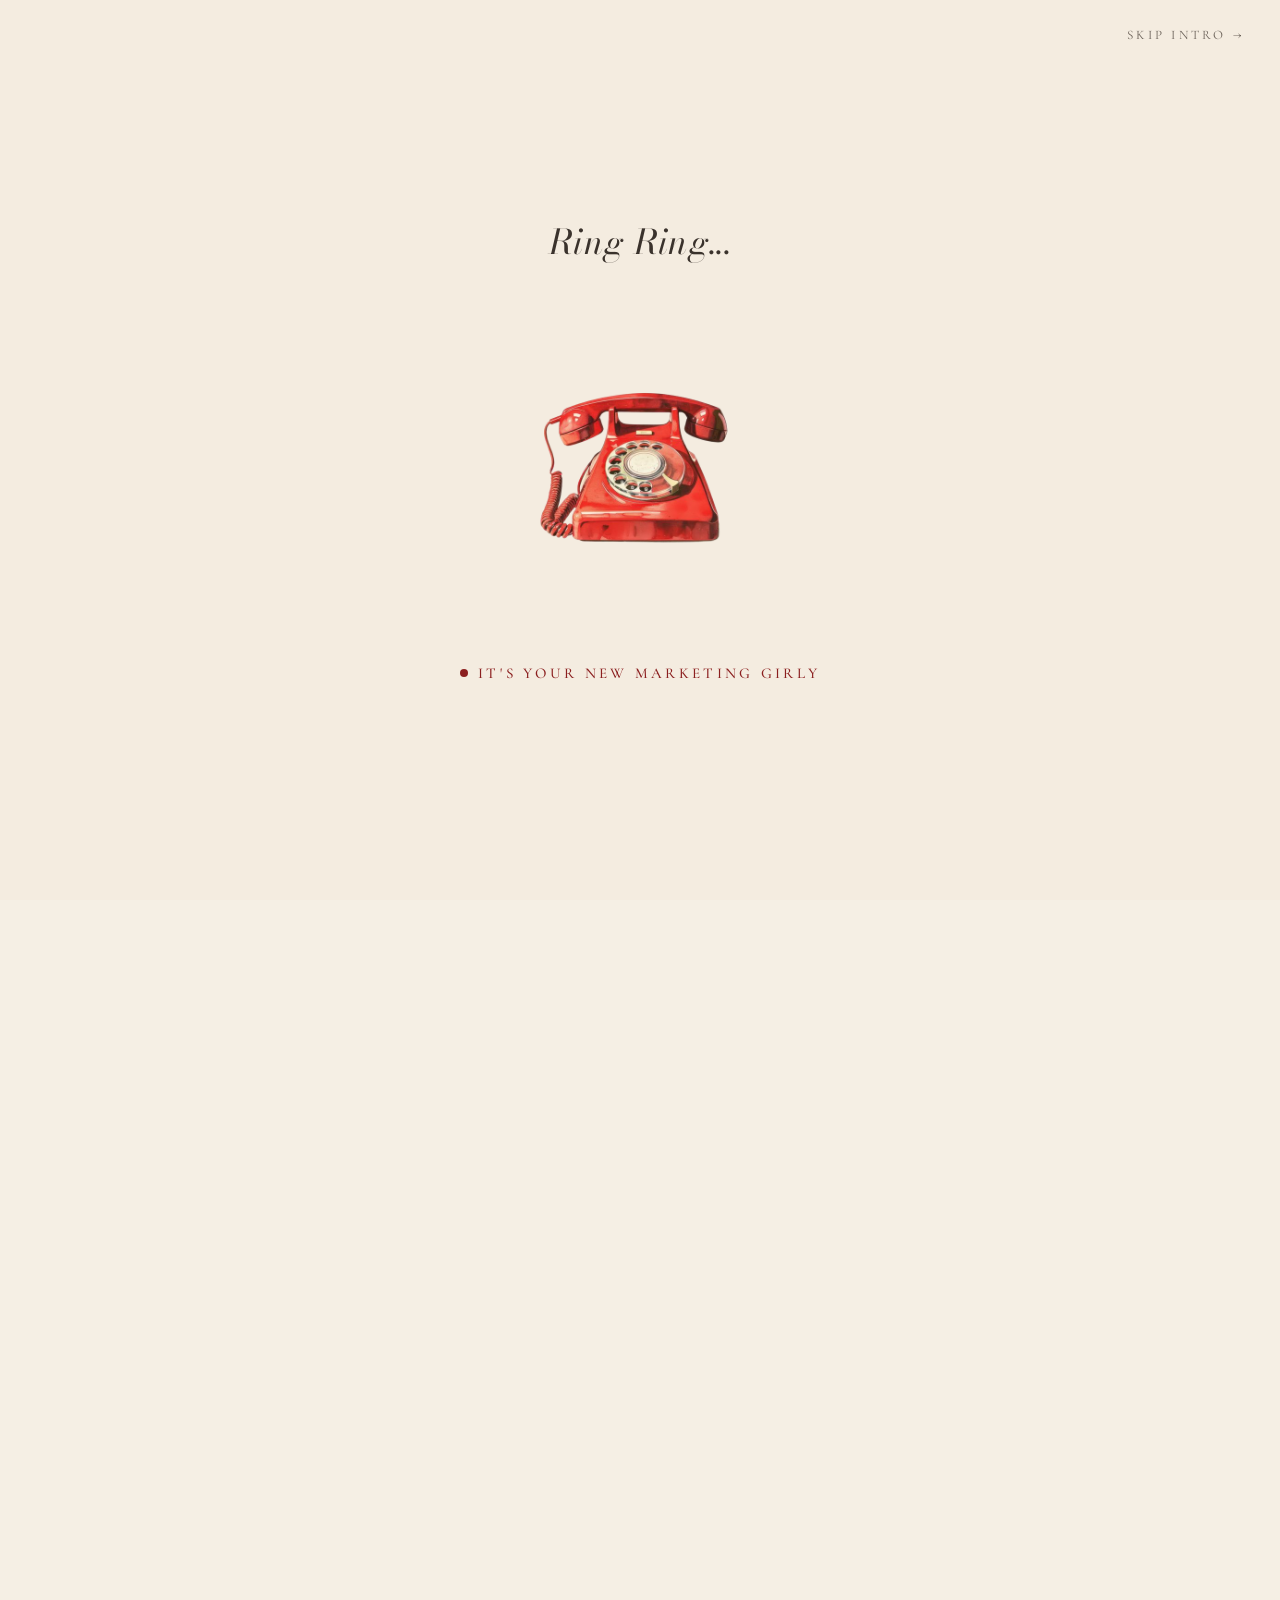
<file: index.html>
<!doctype html>
<html lang="en">
<head>
<meta charset="utf-8">
<meta name="viewport" content="width=device-width,initial-scale=1">
<title>Chanel Holt — Portfolio</title>
<link rel="preconnect" href="https://fonts.googleapis.com">
<link rel="preconnect" href="https://fonts.gstatic.com" crossorigin>
<link href="https://fonts.googleapis.com/css2?family=Bodoni+Moda:ital,opsz,wght@0,6..96,400;0,6..96,600;0,6..96,700;0,6..96,800;1,6..96,400;1,6..96,700&family=Cormorant+Garamond:ital,wght@0,300;0,400;0,500;0,600;1,400&family=Pinyon+Script&family=Inter:wght@300;400;500;600&display=swap" rel="stylesheet">
<link rel="stylesheet" href="shared.css">
<style>
html,body{height:100%;overflow-x:hidden}
body{overflow-y:auto}

/* ===== INTRO (ring) ===== */
.intro{
  position:fixed;inset:0;z-index:100;background:#f4ece0;
  display:grid;place-items:center;
  transition:opacity .7s var(--ease),visibility .7s;
  will-change:opacity,transform,filter;
}
.intro.zooming{
  animation:introZoom 1s cubic-bezier(.6,0,.4,1) forwards;
}
.intro.done{opacity:0;visibility:hidden;pointer-events:none}
@keyframes introZoom{
  0%{transform:scale(1);filter:blur(0)}
  60%{transform:scale(2.2);filter:blur(6px);opacity:1}
  100%{transform:scale(3.6);filter:blur(22px);opacity:0}
}
.skip{
  position:absolute;top:24px;right:30px;
  font-family:var(--serif-text);font-size:13px;letter-spacing:.25em;text-transform:uppercase;
  color:var(--muted);
}
.skip:hover{color:var(--red)}
.phone-stage{position:relative;display:grid;place-items:center;gap:26px;width:min(560px,90vw)}
.ring-caption{
  font-family:var(--serif-display);font-size:clamp(22px,3.2vw,34px);
  font-style:italic;font-weight:400;color:var(--ink-soft);
  margin:0;letter-spacing:.01em;
  opacity:0;animation:fadeUp .9s .2s var(--ease) forwards;
}
@keyframes fadeUp{from{opacity:0;transform:translateY(10px)}to{opacity:1;transform:translateY(0)}}
.phone-img-wrap{position:relative;width:min(340px,62vw);aspect-ratio:1;display:grid;place-items:center}
.phone-img-wrap img{
  width:100%;height:100%;object-fit:contain;
  transform-origin:60% 70%;
  animation:ring 1.8s var(--ease) infinite;
}
.intro.picking-up .phone-img-wrap img{animation:pickup .55s cubic-bezier(.4,1.5,.5,1) forwards}
@keyframes pickup{
  0%{transform:rotate(0) scale(1)}
  30%{transform:rotate(-22deg) scale(1.08)}
  70%{transform:rotate(10deg) scale(1.2) translateY(-10px)}
  100%{transform:rotate(-6deg) scale(1.4) translateY(-40px);opacity:.2}
}
.ring-prompt{
  display:flex;align-items:center;gap:10px;color:var(--red);
  font-family:var(--serif-text);font-size:15px;letter-spacing:.22em;text-transform:uppercase;font-weight:500;
  opacity:0;animation:fadeUp .9s .5s var(--ease) forwards;
}
.ring-prompt .dot{width:8px;height:8px;border-radius:999px;background:var(--red);animation:pulse 1.2s ease-in-out infinite}
@keyframes ring{
  0%,60%,100%{transform:rotate(0)}
  6%,18%,30%,42%{transform:rotate(-7deg)}
  12%,24%,36%,48%{transform:rotate(7deg)}
}
@keyframes pulse{0%,100%{opacity:.4;transform:scale(.9)}50%{opacity:1;transform:scale(1.2)}}
.pulse-ring{position:absolute;inset:0;pointer-events:none;display:grid;place-items:center}
.pulse-ring span{
  position:absolute;width:56%;aspect-ratio:1;border-radius:999px;
  border:1px solid var(--rose);opacity:0;
  animation:pulsate 2s var(--ease) infinite;
}
.pulse-ring span:nth-child(2){animation-delay:.45s}
.pulse-ring span:nth-child(3){animation-delay:.9s}
@keyframes pulsate{0%{transform:scale(.4);opacity:0}30%{opacity:.5}100%{transform:scale(2);opacity:0}}

/* Flash */
.flash{position:fixed;inset:0;z-index:101;background:#fff;opacity:0;pointer-events:none}
.flash.active{animation:flash .9s ease-out}
@keyframes flash{
  0%{opacity:0}
  15%{opacity:1}
  50%{opacity:.85}
  100%{opacity:0}
}

/* ===== HERO ===== */
.hero{
  position:relative;height:100vh;width:100%;
  overflow:hidden;background:#aca49c;
}
/* Cutout photo — anchored to bottom-center, sits IN FRONT of the names */
.hero-cutout{
  position:absolute;bottom:0;left:50%;transform:translateX(-50%);
  height:96vh;width:auto;max-width:none;
  object-fit:contain;object-position:bottom center;
  z-index:3;   /* above text (z-index:1) and above name-wrap (z-index:1) */
  opacity:0;
}
.hero.reveal .hero-cutout{
  animation:cutoutReveal 1.1s .3s var(--ease) forwards;
}
@keyframes cutoutReveal{
  0%{opacity:0;transform:translateX(-50%) translateY(18px)}
  100%{opacity:1;transform:translateX(-50%) translateY(0)}
}

/* Split name layout — Chanel on left, Holt on right, face in center */
.hero-name-wrap{
  position:absolute;inset:0;z-index:1;pointer-events:none;
  opacity:0;
}
.hero.reveal .hero-name-wrap{animation:fadeUp 1s .4s var(--ease) forwards}

.hero-name-left,
.hero-name-right{
  position:absolute;
  font-family:var(--script);font-weight:400;
  font-size:clamp(72px,13vw,210px);line-height:1;
  color:#fff;
  text-shadow:0 4px 28px rgba(0,0,0,.4);
  top:42%;transform:translateY(-50%);
  z-index:1;
  white-space:nowrap;
}
/* Right edge of "Chanel" sits just left of center — text grows leftward */
.hero-name-left{
  right:58%;
  text-align:right;
}
/* Left edge of "Holt" sits just right of center — text grows rightward */
.hero-name-right{
  left:53%;
  text-align:left;
}

.hero-tag{
  position:absolute;
  /* Sit clear of her body so the full tagline is readable */
  right:62%;
  top:calc(42% + clamp(72px,13vw,210px) * .52);
  text-align:right;
  font-family:var(--serif-text);font-style:italic;font-weight:500;
  font-size:clamp(16px,2vw,26px);
  color:#c0291c;
  text-shadow:0 1px 8px rgba(0,0,0,.3);
  letter-spacing:.08em;
  white-space:nowrap;
  z-index:1;
}

.hero-scroll-hint{
  position:absolute;bottom:26px;left:50%;transform:translateX(-50%);
  z-index:3;display:flex;flex-direction:column;align-items:center;gap:10px;
  font-family:var(--serif-text);font-size:13px;letter-spacing:.28em;text-transform:uppercase;
  color:#fff;mix-blend-mode:difference;
  opacity:0;
}
.hero.reveal .hero-scroll-hint{animation:bob 2.4s var(--ease) infinite, fadeUp 1s 1.2s var(--ease) forwards}
.hero-scroll-hint svg{width:16px;height:26px;stroke:#fff;fill:none;stroke-width:1.5}
@keyframes bob{0%,100%{transform:translate(-50%,0)}50%{transform:translate(-50%,8px)}}

/* ===== BAG ===== */
.bag{
  min-height:100vh;padding:100px 40px 120px;
  background:#5d1212;
  display:flex;flex-direction:column;align-items:center;justify-content:center;
}
.bag-head{text-align:center;margin-bottom:30px}
.bag-head p{margin:0}
.bag-head h1{
  margin:6px 0 0;
  font-family:var(--serif-display);
  font-size:clamp(44px,7vw,92px);
  font-style:italic;font-weight:600;letter-spacing:-.01em;line-height:1;
  color:#fff;
}
.bag-board{
  position:relative;width:min(1280px,100%);aspect-ratio: 16/9;
}
.bag-center{
  position:absolute;left:50%;top:50%;
  width:34%;
  translate:-50% -50%;
  animation:bagFloat 6s ease-in-out infinite;
}
@keyframes bagFloat{0%,100%{translate:-50% -50%}50%{translate:-50% -52%}}
.bag-center .tote-img{
  width:100%;height:auto;display:block;
  filter:drop-shadow(0 40px 50px rgba(0,0,0,.45));
}
.bag-item{
  position:absolute;display:flex;flex-direction:column;align-items:center;gap:10px;
  cursor:pointer;transition:transform .4s var(--ease);text-align:center;
  text-decoration:none;color:#fff;
  --float-amp:6px;
  --float-dur:5s;
  --float-delay:0s;
  translate:-50% -50%;
}
.bag-item .float{
  display:flex;flex-direction:column;align-items:center;gap:12px;
  animation:itemFloat var(--float-dur) ease-in-out var(--float-delay) infinite;
}
@keyframes itemFloat{
  0%,100%{transform:translateY(0)}
  50%{transform:translateY(calc(var(--float-amp) * -1))}
}
.bag-item:hover{transform:scale(1.08);z-index:5}
.bag-item .icon-wrap{
  display:grid;place-items:center;
  width:var(--size,150px);height:var(--size,150px);
}
.bag-item img{
  max-width:100%;max-height:100%;
  object-fit:contain;
  filter:drop-shadow(0 14px 20px rgba(0,0,0,.35));
  transition:filter .3s var(--ease);
}
.bag-item:hover img{filter:drop-shadow(0 22px 28px rgba(0,0,0,.5))}
.bag-item .label{
  font-family:var(--serif-display);font-size:clamp(18px,1.7vw,24px);
  font-style:normal;font-weight:400;
  letter-spacing:.005em;line-height:1.2;
  white-space:nowrap;
  color:#fff;
}

/* Symmetric layout */
.bag-item.content-item   {left:30%; top:24%; --size:165px; --float-amp:8px;  --float-dur:5.5s; --float-delay:0s}
.bag-item.skills-item    {left:70%; top:22%; --size:150px; --float-amp:10px; --float-dur:4.8s; --float-delay:.4s}
.bag-item.about-item     {left:18%; top:50%; --size:120px; --float-amp:7px;  --float-dur:5.2s; --float-delay:.8s}
.bag-item.events-item    {left:82%; top:50%; --size:140px; --float-amp:9px;  --float-dur:6s;   --float-delay:.2s}
.bag-item.experience-item{left:18%; top:78%; --size:155px; --float-amp:11px; --float-dur:5.6s; --float-delay:.6s}
.bag-item.contact-item   {left:82%; top:78%; --size:150px; --float-amp:7px;  --float-dur:5s;   --float-delay:.3s}

/* Tablet */
@media (max-width: 1024px) and (min-width: 641px){
  .bag-board{aspect-ratio: 4/5;width:100%;max-width:720px}
  .bag-center{width:42%}
  .bag-item{--size:110px!important}
  .bag-item .label{font-size:16px}
  .bag-item.content-item   {left:25%; top:14%}
  .bag-item.skills-item    {left:75%; top:14%}
  .bag-item.about-item     {left:15%; top:44%}
  .bag-item.events-item    {left:85%; top:44%}
  .bag-item.experience-item{left:18%; top:78%}
  .bag-item.contact-item   {left:82%; top:78%}
}
/* Mobile */
@media (max-width: 640px){
  .bag{padding:60px 12px 80px}
  .bag-board{aspect-ratio:3/4;width:100%}
  .bag-center{width:50%}
  .bag-item{--size:78px!important}
  .bag-item .label{font-size:13px}
  .bag-item.content-item   {left:28%; top:11%}
  .bag-item.skills-item    {left:72%; top:11%}
  .bag-item.about-item     {left:14%; top:44%}
  .bag-item.events-item    {left:86%; top:44%}
  .bag-item.experience-item{left:18%; top:80%}
  .bag-item.contact-item   {left:82%; top:80%}
}

@media (max-width:860px){
  .hero-name-left,.hero-name-right{font-size:clamp(44px,10vw,100px);top:36%}
  .hero-tag{font-size:clamp(12px,2.8vw,16px);top:calc(36% + clamp(44px,10vw,100px) * .52)}
}

/* ===== MOBILE HERO: text in front of cutout + tint ===== */
@media (max-width:640px){
  /* Push cutout behind text */
  .hero-cutout{z-index:1}

  /* Tint overlay — sits above cutout, below text */
  .hero::after{
    content:"";position:absolute;inset:0;
    z-index:2;pointer-events:none;
    background:rgba(20,8,8,.45);
  }

  /* Bring text and scroll hint in front of tint */
  .hero-name-wrap{z-index:3}
  .hero-scroll-hint{z-index:4}
}
</style>
</head>
<body>

<!-- INTRO -->
<div class="intro" id="intro">
  <button class="skip" id="skip">Skip intro →</button>
  <div class="phone-stage" id="phone-stage">
    <div class="pulse-ring"><span></span><span></span><span></span></div>
    <p class="ring-caption">Ring Ring...</p>
    <div class="phone-img-wrap">
      <img src="assets/red-phone.png" alt="Ringing red rotary phone">
    </div>
    <div class="ring-prompt"><span class="dot"></span><span>it's your new marketing girly</span></div>
  </div>
</div>
<div class="flash" id="flash"></div>

<!-- HERO -->
<section class="hero" id="hero">
  <img class="hero-cutout" src="assets/chanel-new-hero.png" alt="" aria-hidden="true">
  <div class="hero-name-wrap" aria-hidden="true">
    <span class="hero-name-left">Chanel</span>
    <span class="hero-name-right">Holt</span>
    <span class="hero-tag">Digital Marketing</span>
  </div>
  <a class="hero-scroll-hint" href="#bag">
    <span>Scroll</span>
    <svg viewBox="0 0 16 26"><rect x="1" y="1" width="14" height="24" rx="7"/><circle cx="8" cy="8" r="1.5" fill="#fff" stroke="none"/></svg>
  </a>
</section>

<!-- BAG -->
<section class="bag" id="bag">
  <div class="bag-head">
    <h1>what's in my bag?</h1>
  </div>
  <div class="bag-board" id="bag-board"></div>
</section>

<script src="bag.js"></script>
<script>
(function(){
  const intro = document.getElementById('intro');
  const phoneStage = document.getElementById('phone-stage');
  const flash = document.getElementById('flash');
  const skip = document.getElementById('skip');
  const hero = document.getElementById('hero');

  const hash = location.hash;
  const returning =
    hash === '#bag' || hash === '#hero' ||
    sessionStorage.getItem('introSeen') === '1';

  const markSeen = () => { try{ sessionStorage.setItem('introSeen','1'); }catch(e){} };

  const endIntro = (fast) => {
    if(fast){
      intro.classList.add('done');
      hero.classList.add('reveal');
      markSeen();
      return;
    }
    intro.classList.add('picking-up');
    setTimeout(()=>{ flash.classList.add('active'); }, 400);
    setTimeout(()=>{ intro.classList.add('zooming'); hero.classList.add('reveal'); }, 520);
    setTimeout(()=>{ intro.classList.add('done'); markSeen(); }, 1500);
    setTimeout(()=>{ flash.classList.remove('active'); }, 1500);
  };

  if(returning){
    endIntro(true);
    if(hash){
      requestAnimationFrame(()=>{
        const target = document.querySelector(hash);
        if(target) target.scrollIntoView({block:'start'});
      });
    }
  } else {
    phoneStage.addEventListener('click', ()=>endIntro(false));
    skip.addEventListener('click', (e)=>{e.stopPropagation(); endIntro(true);});
    setTimeout(()=>{ if(!intro.classList.contains('done') && !intro.classList.contains('zooming')) endIntro(false); }, 5000);
  }

  if(window.renderBag) window.renderBag(document.getElementById('bag-board'));
})();
</script>
</body>
</html>
</file>
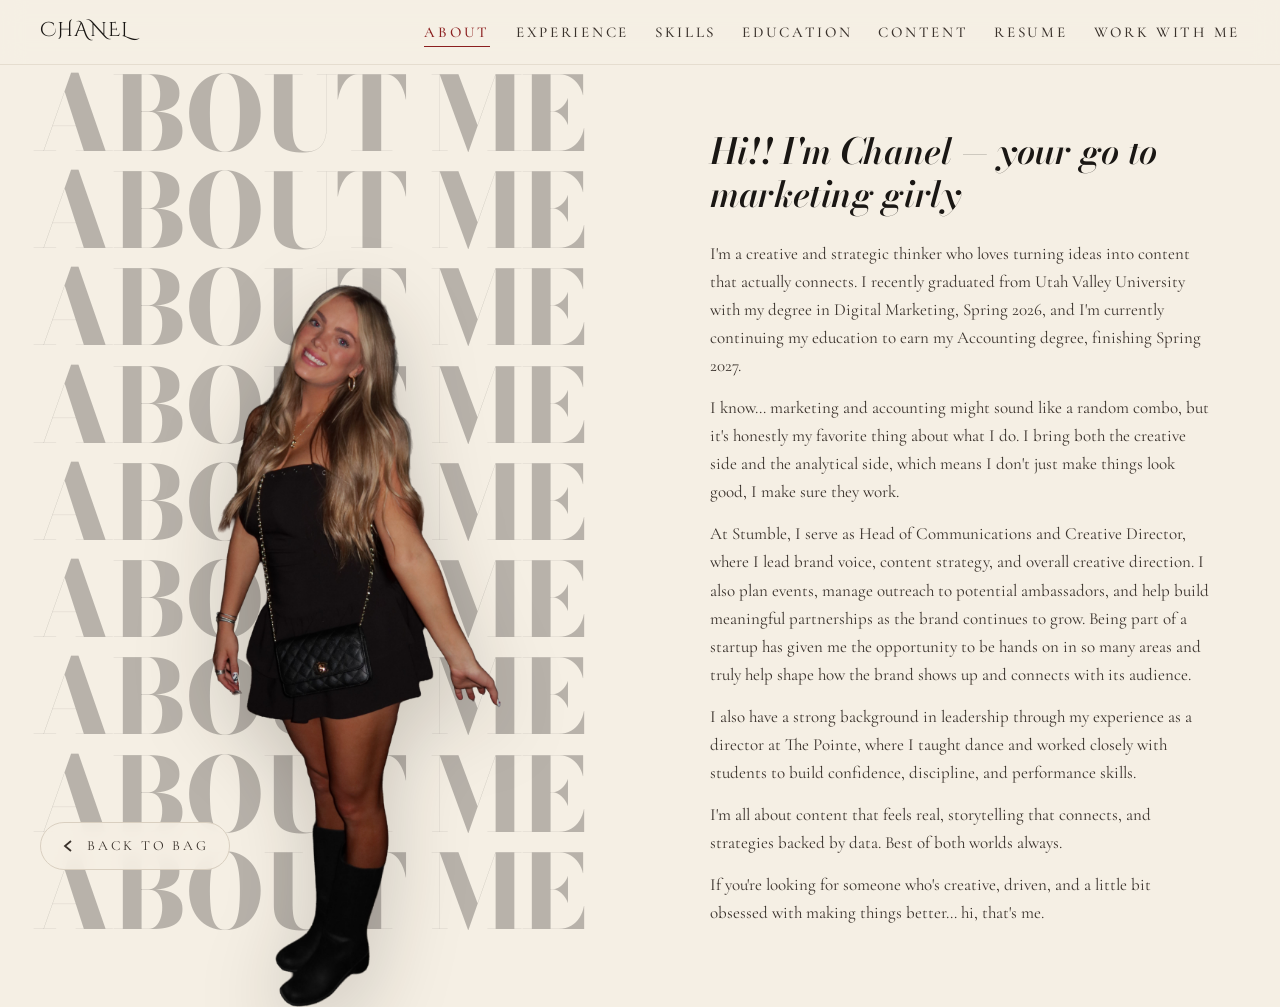
<file: about.html>
<!doctype html>
<html lang="en">
<head>
<meta charset="utf-8">
<meta name="viewport" content="width=device-width,initial-scale=1">
<title>About — Chanel Holt</title>
<link href="https://fonts.googleapis.com/css2?family=Bodoni+Moda:ital,opsz,wght@0,6..96,400;0,6..96,600;0,6..96,800;1,6..96,400&family=Cormorant+Garamond:ital,wght@0,400;0,500;1,400&family=Pinyon+Script&family=Inter:wght@400;500&display=swap" rel="stylesheet">
<link rel="stylesheet" href="shared.css">
<style>
html,body{height:100%;margin:0;padding:0}
body{background:var(--cream)}

.about-page{
  display:grid;
  grid-template-columns:1fr 1fr;
  min-height:100vh;
}

/* Left — cream bg with large repeating ABOUT ME text + photo cutout */
.about-left{
  position:relative;overflow:hidden;
  background:var(--cream);
  min-height:100vh;
}
.about-wall{
  position:absolute;inset:0;
  display:flex;flex-direction:column;justify-content:center;
  font-family:var(--serif-display);font-weight:800;
  font-size:clamp(56px,8vw,110px);line-height:.95;
  color:rgba(26,23,20,.28);letter-spacing:-.02em;
  padding-left:32px;white-space:nowrap;
  user-select:none;
}
.about-wall span{display:block}

/* Absolute-positioned so she fills the panel from bottom up, unrestricted by grid centering */
/* PNG has ~23% top-transparency and ~5% bottom-transparency; scale up + offset so her body = ~80vh */
.about-cutout{
  position:absolute;
  bottom:-6vh;left:50%;transform:translateX(-50%);
  height:112vh;
  width:auto;
  z-index:2;
}
.about-cutout img{
  height:100%;width:auto;max-width:none;display:block;
  object-fit:contain;object-position:bottom center;
  filter:drop-shadow(0 24px 40px rgba(20,15,10,.2));
}

/* Right — cream bg, bio text */
.about-right{
  padding:130px 70px 80px;
  display:flex;flex-direction:column;justify-content:center;gap:14px;
  background:var(--cream);color:var(--ink);
}

.about-right h1{
  font-family:var(--serif-display);
  font-size:clamp(26px,2.8vw,38px);line-height:1.2;
  font-weight:600;font-style:italic;margin:0 0 10px;letter-spacing:-.01em;
  color:var(--ink);
}
.about-right p{
  margin:0;
  font-family:var(--serif-text);font-size:17px;line-height:1.65;
  color:var(--ink-soft);
}

@media (max-width:860px){
  .about-page{grid-template-columns:1fr}
  .about-left{min-height:60vh}
  .about-cutout{height:56vh}
  .about-right{padding:50px 24px 80px}
  .about-wall{font-size:56px;padding-left:20px}
}
</style>
</head>
<body>
<nav class="nav">
  <a class="brand" href="index.html#bag">Chanel</a>
  <button class="nav-toggle" aria-label="Toggle navigation" aria-expanded="false">
    <span></span><span></span><span></span>
  </button>
  <ul>
    <li><a href="about.html" class="active">About</a></li>
    <li><a href="experience.html">Experience</a></li>
    <li><a href="skills.html">Skills</a></li>
    <li><a href="education.html">Education</a></li>
    <li><a href="content.html">Content</a></li>
    <li><a href="resume.html">Resume</a></li>
    <li><a href="contact.html">Work With Me</a></li>
  </ul>
</nav>

<main class="about-page">
  <div class="about-left">
    <div class="about-wall" aria-hidden="true">
      <span>ABOUT ME</span><span>ABOUT ME</span><span>ABOUT ME</span>
      <span>ABOUT ME</span><span>ABOUT ME</span><span>ABOUT ME</span>
      <span>ABOUT ME</span><span>ABOUT ME</span><span>ABOUT ME</span>
    </div>
    <div class="about-cutout">
      <img src="assets/chanel-about-me.png" alt="Chanel Holt">
    </div>
  </div>

  <div class="about-right">
    <h1>Hi!! I'm Chanel — your go to marketing girly</h1>
    <p>I'm a creative and strategic thinker who loves turning ideas into content that actually connects. I recently graduated from Utah Valley University with my degree in Digital Marketing, Spring 2026, and I'm currently continuing my education to earn my Accounting degree, finishing Spring 2027.</p>
    <p>I know… marketing and accounting might sound like a random combo, but it's honestly my favorite thing about what I do. I bring both the creative side and the analytical side, which means I don't just make things look good, I make sure they work.</p>
    <p>At Stumble, I serve as Head of Communications and Creative Director, where I lead brand voice, content strategy, and overall creative direction. I also plan events, manage outreach to potential ambassadors, and help build meaningful partnerships as the brand continues to grow. Being part of a startup has given me the opportunity to be hands on in so many areas and truly help shape how the brand shows up and connects with its audience.</p>
    <p>I also have a strong background in leadership through my experience as a director at The Pointe, where I taught dance and worked closely with students to build confidence, discipline, and performance skills.</p>
    <p>I'm all about content that feels real, storytelling that connects, and strategies backed by data. Best of both worlds always.</p>
    <p>If you're looking for someone who's creative, driven, and a little bit obsessed with making things better… hi, that's me.</p>
  </div>
</main>

<a class="back-to-bag" href="index.html#bag">
  <svg viewBox="0 0 16 16"><path d="M10 3 L4 8 L10 13"/></svg>
  <span>back to bag</span>
</a>
<script src="shared.js"></script>
</body>
</html>
</file>
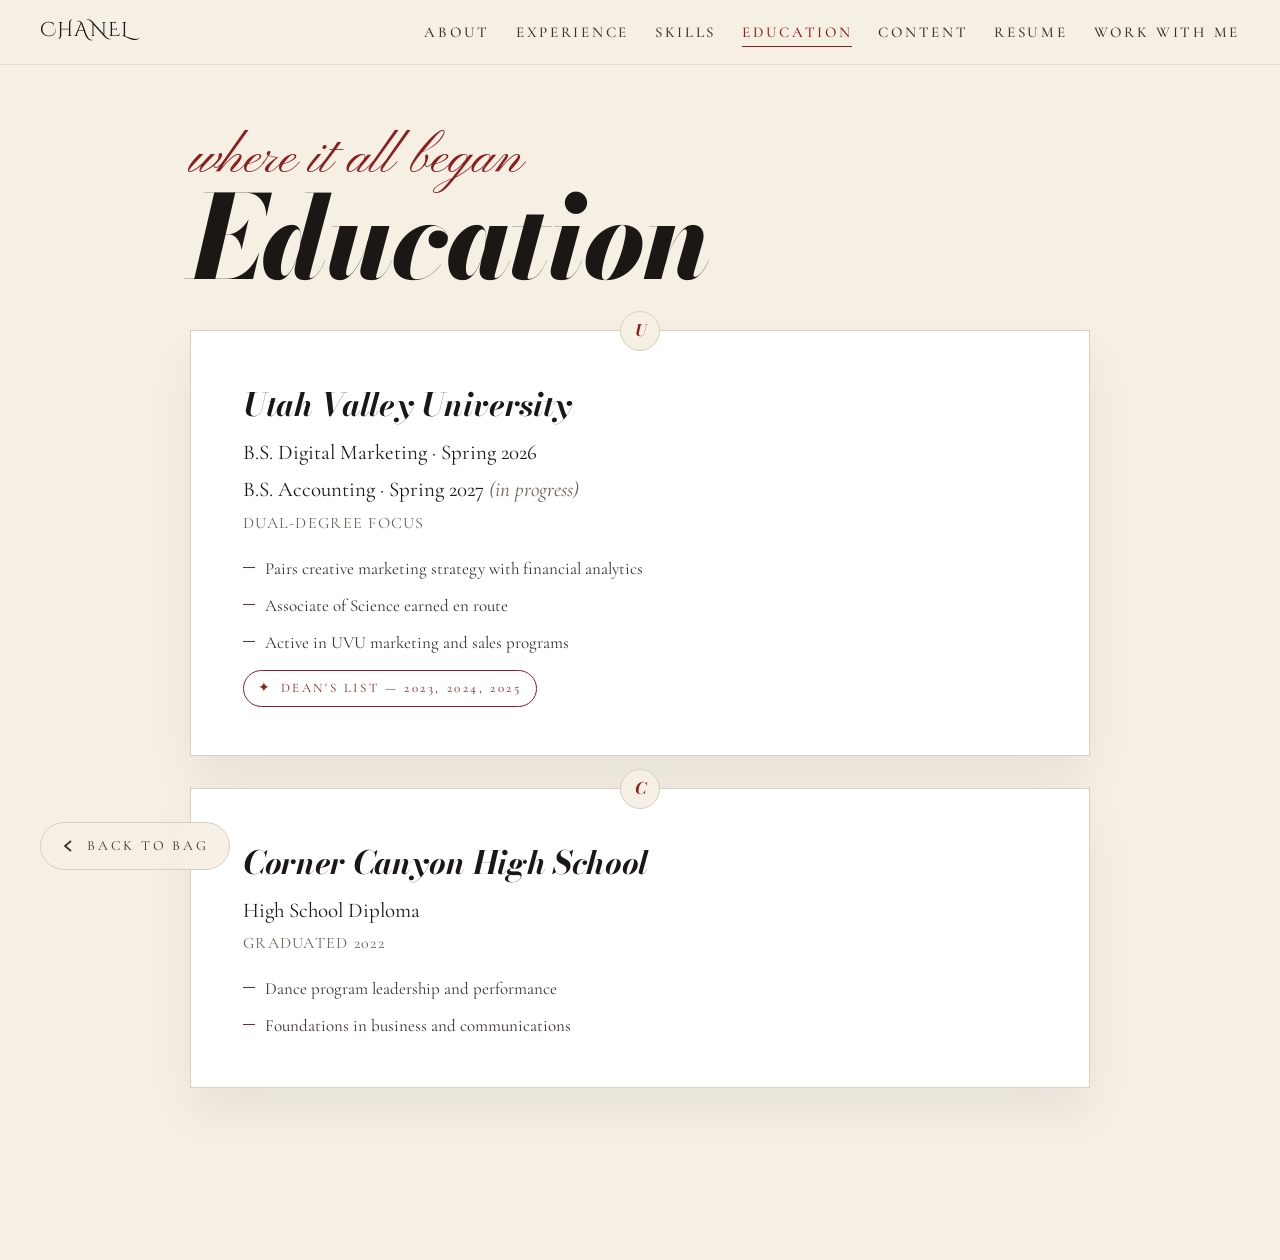
<file: education.html>
<!doctype html>
<html lang="en">
<head>
<meta charset="utf-8">
<meta name="viewport" content="width=device-width,initial-scale=1">
<title>Education — Chanel Holt</title>
<link href="https://fonts.googleapis.com/css2?family=Bodoni+Moda:ital,opsz,wght@0,6..96,400;0,6..96,600;0,6..96,800;1,6..96,400&family=Cormorant+Garamond:ital,wght@0,400;0,500;1,400&family=Pinyon+Script&family=Inter:wght@400;500&display=swap" rel="stylesheet">
<link rel="stylesheet" href="shared.css">
<style>
body{background:var(--cream)}
.edu-wrap{padding:132px 40px 140px;max-width:980px;margin:0 auto}
.edu-wrap .eyebrow{margin-bottom:0}
.edu-wrap h1.display{margin-bottom:40px}
.edu-card{
  position:relative;padding:48px 52px;
  background:#fff;border:1px solid var(--line);
  box-shadow:0 24px 48px rgba(20,15,10,.06);
  margin-bottom:32px;
}
.edu-card .crest{
  position:absolute;top:-20px;left:50%;transform:translateX(-50%);
  width:40px;height:40px;display:grid;place-items:center;
  background:var(--cream);border:1px solid var(--line);border-radius:999px;
  font-family:var(--serif-display);font-style:italic;font-weight:700;color:var(--red);
}
.edu-card h2{
  font-family:var(--serif-display);font-size:32px;font-weight:700;font-style:italic;
  margin:0 0 6px;letter-spacing:-.01em;
}
.edu-card .degree{
  font-family:var(--serif-text);font-size:21px;color:var(--ink);margin:0 0 4px;
}
.edu-card .meta{
  font-family:var(--serif-text);font-size:16px;color:var(--muted);letter-spacing:.08em;
  text-transform:uppercase;margin:0 0 18px;
}
.edu-card ul{list-style:none;margin:12px 0 0;padding:0;display:grid;gap:10px}
.edu-card li{
  font-family:var(--serif-text);font-size:17px;color:var(--ink-soft);padding-left:22px;position:relative;
}
.edu-card li::before{content:"";position:absolute;left:0;top:.7em;width:12px;height:1px;background:var(--red)}
.honors{
  display:inline-flex;align-items:center;gap:8px;
  margin-top:14px;padding:6px 14px;border:1px solid var(--red);border-radius:999px;
  font-family:var(--serif-text);font-size:13px;letter-spacing:.2em;text-transform:uppercase;color:var(--red);
}
.honors::before{content:"✦";font-size:14px}
@media (max-width:860px){
  .edu-card{padding:36px 26px}
  .edu-wrap{padding:106px 20px 100px}
}
</style>
</head>
<body>
<nav class="nav">
  <a class="brand" href="index.html#bag">Chanel</a>
  <ul>
    <li><a href="about.html">About</a></li>
    <li><a href="experience.html">Experience</a></li>
    <li><a href="skills.html">Skills</a></li>
    <li><a href="education.html">Education</a></li>
    <li><a href="content.html">Content</a></li>
    <li><a href="resume.html">Resume</a></li>
    <li><a href="contact.html">Work With Me</a></li>
  </ul>
</nav>
<main class="page edu-wrap">
  <p class="eyebrow">where it all began</p>
  <h1 class="display italic">Education</h1>

  <article class="edu-card">
    <div class="crest">U</div>
    <h2>Utah Valley University</h2>
    <p class="degree">B.S. Digital Marketing &middot; Spring 2026</p>
    <p class="degree">B.S. Accounting &middot; Spring 2027 <em style="color:var(--muted);font-style:italic">(in progress)</em></p>
    <p class="meta">Dual-degree focus</p>
    <ul>
      <li>Pairs creative marketing strategy with financial analytics</li>
      <li>Associate of Science earned en route</li>
      <li>Active in UVU marketing and sales programs</li>
    </ul>
    <span class="honors">Dean's List — 2023, 2024, 2025</span>
  </article>

  <article class="edu-card">
    <div class="crest">C</div>
    <h2>Corner Canyon High School</h2>
    <p class="degree">High School Diploma</p>
    <p class="meta">Graduated 2022</p>
    <ul>
      <li>Dance program leadership and performance</li>
      <li>Foundations in business and communications</li>
    </ul>
  </article>
</main>
<a class="back-to-bag" href="index.html#bag">
  <svg viewBox="0 0 16 16"><path d="M10 3 L4 8 L10 13"/></svg>
  <span>back to bag</span>
</a>
<script src="shared.js"></script>
</body>
</html>
</file>
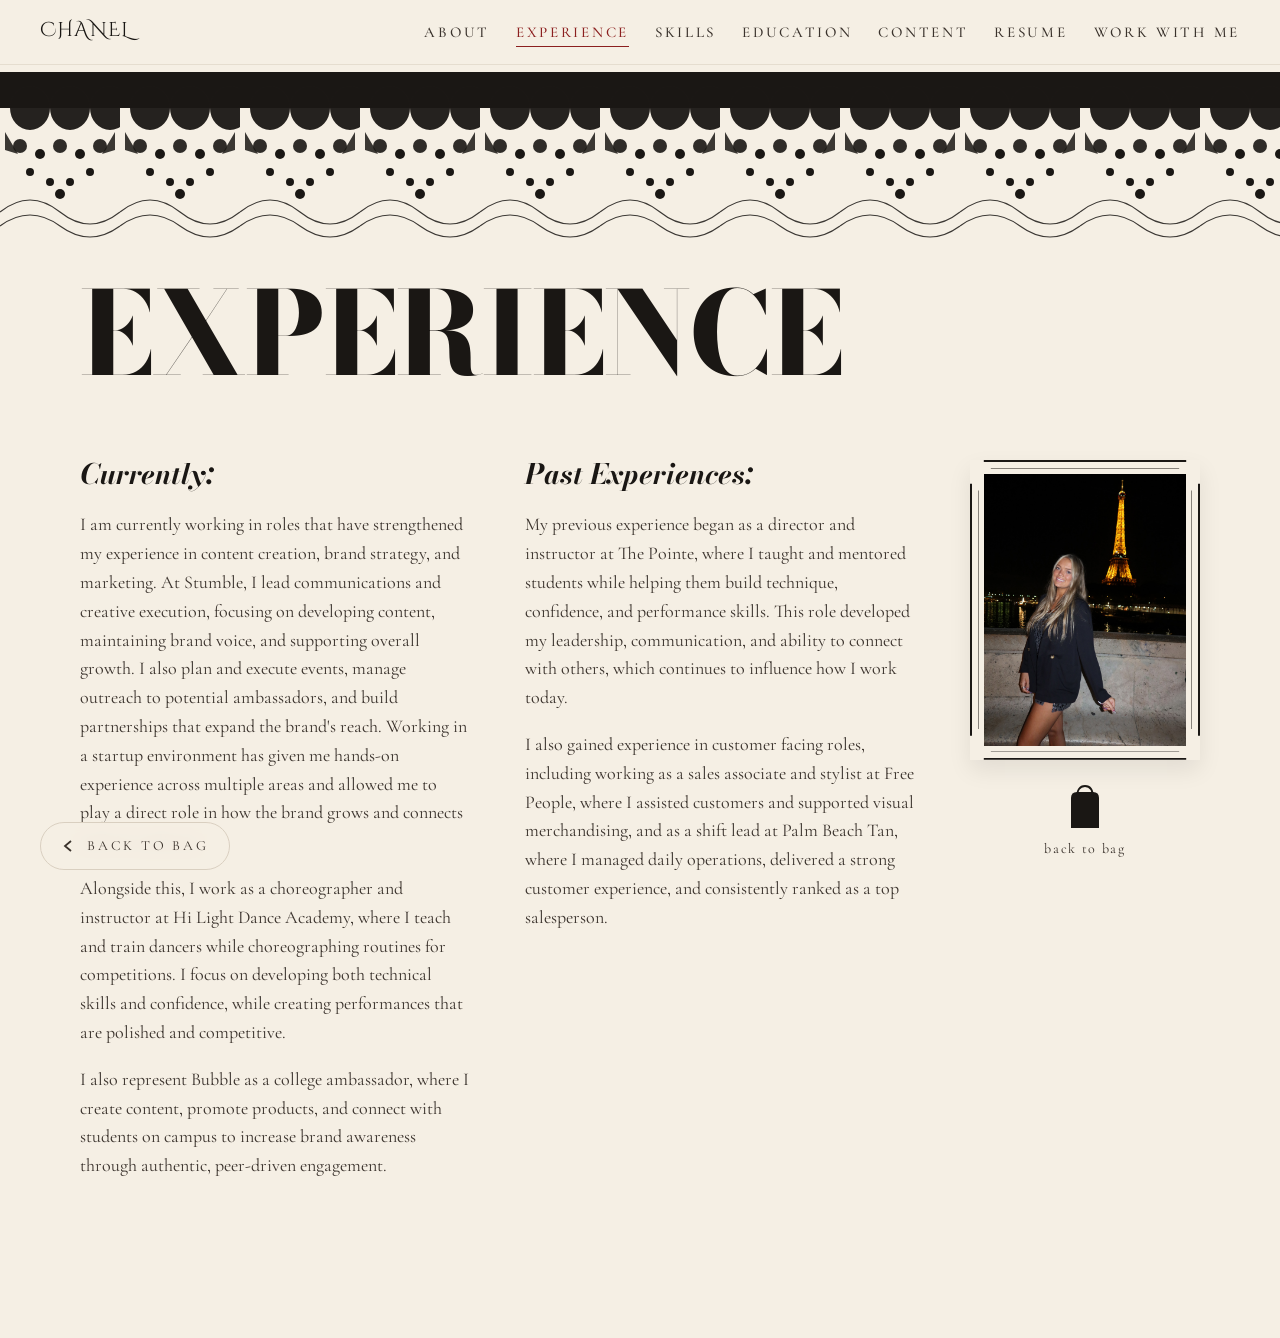
<file: experience.html>
<!doctype html>
<html lang="en">
<head>
<meta charset="utf-8">
<meta name="viewport" content="width=device-width,initial-scale=1">
<title>Experience — Chanel Holt</title>
<link href="https://fonts.googleapis.com/css2?family=Bodoni+Moda:ital,opsz,wght@0,6..96,400;0,6..96,600;0,6..96,800;1,6..96,400&family=Cormorant+Garamond:ital,wght@0,400;0,500;1,400&family=Pinyon+Script&family=Inter:wght@400;500&display=swap" rel="stylesheet">
<link rel="stylesheet" href="shared.css">
<style>
body{background:var(--cream)}
.lace-top{
  width:100%;height:170px;margin-top:72px;
  background:url("data:image/svg+xml;utf8,<svg xmlns='http://www.w3.org/2000/svg' viewBox='0 0 1200 170' preserveAspectRatio='xMidYMin slice'><defs><pattern id='p' x='0' y='0' width='120' height='170' patternUnits='userSpaceOnUse'><g fill='%231a1714'><path d='M0 0h120v36H0z'/><path d='M10 36a20 22 0 1 1 40 0 20 22 0 0 1-40 0zM50 36a20 22 0 1 1 40 0 20 22 0 0 1-40 0zM90 36a20 22 0 1 1 40 0 20 22 0 0 1-40 0z' opacity='.95'/><circle cx='20' cy='74' r='7' opacity='.9'/><circle cx='40' cy='82' r='5'/><circle cx='60' cy='74' r='7' opacity='.9'/><circle cx='80' cy='82' r='5'/><circle cx='100' cy='74' r='7' opacity='.9'/><circle cx='30' cy='100' r='4'/><circle cx='50' cy='110' r='4'/><circle cx='70' cy='110' r='4'/><circle cx='90' cy='100' r='4'/><circle cx='60' cy='122' r='5'/><path d='M5 60 L18 82 L5 78z M115 60 L102 82 L115 78z' opacity='.85'/></g><g fill='none' stroke='%231a1714' stroke-width='1.2' opacity='.85'><path d='M0 140 Q30 116 60 140 T120 140'/><path d='M0 154 Q30 132 60 154 T120 154'/></g></pattern></defs><rect width='1200' height='170' fill='url(%23p)'/></svg>") 0 0/auto 170px repeat-x;
}
.exp-wrap{
  display:grid;grid-template-columns: 1.15fr 1.15fr auto;
  gap:56px;padding:40px 80px 140px;max-width:1400px;margin:0 auto;
  align-items:flex-start;
}
.exp-wrap .display{
  grid-column:1/-1;margin-bottom:10px;font-weight:800;font-style:normal;letter-spacing:-.015em;
}
.exp-col h2{
  font-family:var(--serif-display);font-size:28px;font-weight:700;font-style:italic;
  margin:0 0 14px;color:var(--ink);
}
.exp-col p{
  font-family:var(--serif-text);font-size:18px;line-height:1.6;
  margin:0 0 18px;color:var(--ink-soft);
}
.exp-portrait-wrap{display:flex;flex-direction:column;align-items:center;gap:22px;padding-top:8px}
.frame{
  position:relative;width:230px;height:300px;padding:14px;background:var(--cream);
  box-shadow:0 10px 22px rgba(0,0,0,.08);
}
.frame::before{
  content:"";position:absolute;inset:0;border:2px solid var(--ink);pointer-events:none;
  clip-path: polygon(0 8%,6% 8%,6% 0,94% 0,94% 8%,100% 8%,100% 92%,94% 92%,94% 100%,6% 100%,6% 92%,0 92%);
}
.frame::after{
  content:"";position:absolute;inset:8px;border:1px solid var(--ink);opacity:.5;pointer-events:none;
  clip-path: polygon(0 8%,6% 8%,6% 0,94% 0,94% 8%,100% 8%,100% 92%,94% 92%,94% 100%,6% 100%,6% 92%,0 92%);
}
.frame img{width:100%;height:100%;object-fit:cover;position:relative;z-index:1}
.mini-bag{
  display:flex;flex-direction:column;align-items:center;gap:6px;
  font-family:var(--serif-text);font-size:14px;letter-spacing:.12em;color:var(--ink-soft);
}
.mini-bag:hover{color:var(--red)}
.mini-bag svg{width:44px;height:50px}
@media (max-width:860px){
  .exp-wrap{grid-template-columns:1fr;padding:30px 24px 100px;gap:36px}
  .lace-top{margin-top:56px}
}
</style>
</head>
<body>
<nav class="nav">
  <a class="brand" href="index.html#bag">Chanel</a>
  <ul>
    <li><a href="about.html">About</a></li>
    <li><a href="experience.html">Experience</a></li>
    <li><a href="skills.html">Skills</a></li>
    <li><a href="education.html">Education</a></li>
    <li><a href="content.html">Content</a></li>
    <li><a href="resume.html">Resume</a></li>
    <li><a href="contact.html">Work With Me</a></li>
  </ul>
</nav>
<div class="lace-top" aria-hidden="true"></div>
<main class="exp-wrap">
  <h1 class="display cond">EXPERIENCE</h1>
  <div class="exp-col">
    <h2>Currently:</h2>
    <p>I am currently working in roles that have strengthened my experience in content creation, brand strategy, and marketing. At Stumble, I lead communications and creative execution, focusing on developing content, maintaining brand voice, and supporting overall growth. I also plan and execute events, manage outreach to potential ambassadors, and build partnerships that expand the brand's reach. Working in a startup environment has given me hands-on experience across multiple areas and allowed me to play a direct role in how the brand grows and connects with its audience.</p>
    <p>Alongside this, I work as a choreographer and instructor at Hi Light Dance Academy, where I teach and train dancers while choreographing routines for competitions. I focus on developing both technical skills and confidence, while creating performances that are polished and competitive.</p>
    <p>I also represent Bubble as a college ambassador, where I create content, promote products, and connect with students on campus to increase brand awareness through authentic, peer-driven engagement.</p>
  </div>
  <div class="exp-col">
    <h2>Past Experiences:</h2>
    <p>My previous experience began as a director and instructor at The Pointe, where I taught and mentored students while helping them build technique, confidence, and performance skills. This role developed my leadership, communication, and ability to connect with others, which continues to influence how I work today.</p>
    <p>I also gained experience in customer facing roles, including working as a sales associate and stylist at Free People, where I assisted customers and supported visual merchandising, and as a shift lead at Palm Beach Tan, where I managed daily operations, delivered a strong customer experience, and consistently ranked as a top salesperson.</p>
  </div>
  <div class="exp-portrait-wrap">
    <div class="frame"><img src="assets/chanel-paris.png" alt="Chanel in Paris"></div>
    <a class="mini-bag" href="index.html#bag">
      <svg viewBox="0 0 44 50" fill="#1a1714"><path d="M8 16 Q8 10 14 10 L30 10 Q36 10 36 16 L36 46 L8 46 Z"/><path d="M14 16 Q14 4 22 4 Q30 4 30 16" stroke="#1a1714" stroke-width="1.8" fill="none" stroke-linecap="round"/></svg>
      <span>back to bag</span>
    </a>
  </div>
</main>
<a class="back-to-bag" href="index.html#bag">
  <svg viewBox="0 0 16 16"><path d="M10 3 L4 8 L10 13"/></svg>
  <span>back to bag</span>
</a>
<script src="shared.js"></script>
</body>
</html>
</file>
<file: shared.css>
@import url('https://fonts.googleapis.com/css2?family=Cinzel+Decorative:wght@400;700&display=swap');

/* ============ SHARED STYLES for Chanel Holt portfolio ============ */
:root{
  --cream:#F5EFE4;
  --cream-2:#EFE7D9;
  --ink:#1A1714;
  --ink-soft:#3a322c;
  --muted:#6b6259;
  --red:#8B1F1F;
  --red-deep:#5d1515;
  --rose:#C9806F;
  --line:#d9cfc0;
  --serif-display: "Bodoni Moda", "Playfair Display", serif;
  --serif-text: "Cormorant Garamond", "Playfair Display", serif;
  --script: "Pinyon Script";
  --sans: "Inter", sans-serif;
  --ease:cubic-bezier(.22,1,.36,1);
}
*,*::before,*::after{box-sizing:border-box}
html,body{margin:0;background:var(--cream);color:var(--ink);font-family:var(--sans);line-height:1.6;-webkit-font-smoothing:antialiased}
html{scroll-behavior:smooth}
body.locked{overflow:hidden}
img,video,svg{display:block;max-width:100%}
a{color:inherit;text-decoration:none}
button{background:none;border:0;cursor:pointer;color:inherit;font:inherit}
:focus-visible{outline:2px solid var(--red);outline-offset:3px}
.sr-only{position:absolute;width:1px;height:1px;clip:rect(0 0 0 0);overflow:hidden}

/* ============ NAV ============ */
.nav{
  position:fixed;top:0;left:0;right:0;z-index:40;
  display:flex;justify-content:space-between;align-items:center;
  padding:18px 40px;
  background:rgba(245,239,228,.88);
  backdrop-filter:blur(12px);
  border-bottom:1px solid rgba(217,207,192,.6);
}
.nav.on-dark{
  background:rgba(20,16,14,.7);
  border-bottom-color:rgba(255,255,255,.08);
}
.nav.on-dark .brand{color:#f5efe4}
.nav.on-dark a{color:rgba(245,239,228,.78)}
.nav.on-dark a.active{color:#fff}
.nav .brand{
  font-family:'Cinzel Decorative', serif;
  font-size:20px;letter-spacing:.06em;line-height:1;color:var(--ink);padding-top:2px;
}
.nav ul{list-style:none;display:flex;gap:26px;margin:0;padding:0}
.nav-toggle{
  display:none;background:transparent;border:0;padding:6px;cursor:pointer;
  width:36px;height:36px;position:relative;z-index:42;
}
.nav-toggle span{
  display:block;width:22px;height:1.5px;background:var(--ink);margin:5px auto;
  transition:transform .3s var(--ease),opacity .2s var(--ease);
}
.nav.on-dark .nav-toggle span{background:#f5efe4}
.nav-toggle[aria-expanded="true"] span:nth-child(1){transform:translateY(6.5px) rotate(45deg)}
.nav-toggle[aria-expanded="true"] span:nth-child(2){opacity:0}
.nav-toggle[aria-expanded="true"] span:nth-child(3){transform:translateY(-6.5px) rotate(-45deg)}
.nav a{
  font-family:var(--serif-text);font-size:15px;letter-spacing:.18em;
  text-transform:uppercase;color:var(--ink-soft);
  padding:6px 0;position:relative;font-weight:500;
}
.nav a::after{
  content:"";position:absolute;left:0;bottom:0;width:100%;height:1px;
  background:currentColor;transform:scaleX(0);transform-origin:left;
  transition:transform .3s var(--ease);
}
.nav a:hover::after,.nav a.active::after{transform:scaleX(1)}
.nav a.active{color:var(--red)}
.nav.on-dark a.active{color:#fff}

/* ============ SUBPAGE SHELL ============ */
.page{min-height:100vh;padding-top:92px}
.page-enter{opacity:0;animation:pgEnter .6s var(--ease) forwards}
@keyframes pgEnter{to{opacity:1}}
.back-to-bag{
  position:fixed;left:40px;bottom:30px;z-index:30;
  display:inline-flex;align-items:center;gap:10px;
  font-family:var(--serif-text);font-size:14px;letter-spacing:.2em;
  text-transform:uppercase;color:var(--ink-soft);
  background:rgba(245,239,228,.9);backdrop-filter:blur(8px);
  padding:12px 20px;border:1px solid var(--line);border-radius:999px;
  transition:all .25s var(--ease);
}
.back-to-bag:hover{color:var(--red);border-color:var(--red);transform:translateY(-2px)}
.back-to-bag svg{width:16px;height:16px;stroke:currentColor;fill:none;stroke-width:1.8}
body.dark .back-to-bag{
  background:rgba(20,16,14,.7);color:#f5efe4;border-color:rgba(255,255,255,.15);
}

/* ============ TYPE ============ */
.eyebrow{
  font-family:var(--script);
  font-size:clamp(36px,4.5vw,54px);line-height:1;
  color:var(--red);margin:0 0 8px;
}
.display{
  font-family:var(--serif-display);
  font-size:clamp(40px,9vw,140px);line-height:.9;font-weight:800;
  letter-spacing:-.02em;margin:0 0 32px;
  font-variation-settings:"opsz" 96;
}
.display.italic{font-style:italic}
.display.cond{letter-spacing:-.015em}
.container{max-width:1200px;margin:0 auto;padding:0 40px}

@media (max-width: 860px){
  .nav{padding:14px 20px;flex-wrap:wrap}
  .nav-toggle{display:block;order:2}
  .nav ul{
    display:none;order:3;width:100%;
    flex-direction:column;gap:18px;padding:24px 4px 8px;margin:12px 0 0;
    border-top:1px solid rgba(217,207,192,.5);
  }
  .nav.open ul{display:flex}
  .nav ul li a{display:block;padding:4px 0}
  .back-to-bag{left:20px;bottom:20px;padding:10px 16px;font-size:12px}
  .container{padding:0 20px}
  .page{padding-top:76px}
}
@media (prefers-reduced-motion: reduce){
  *{animation-duration:.001ms!important;transition-duration:.001ms!important}
}
</file>
